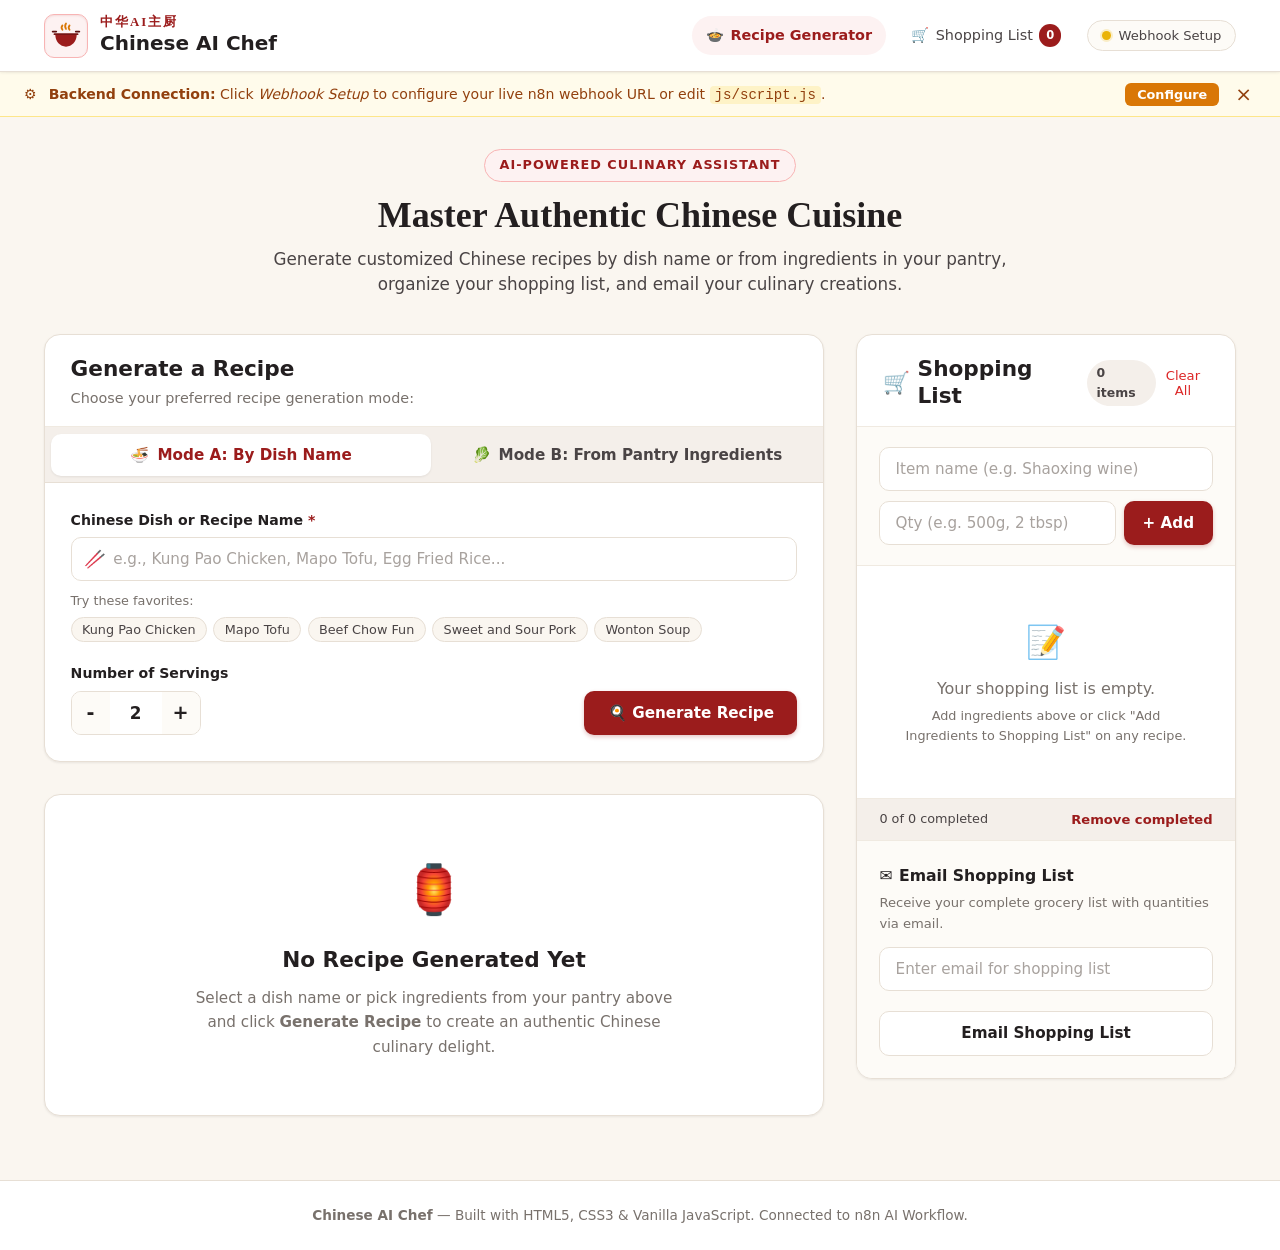
<file: index.html>
<!DOCTYPE html>
<html lang="en">
<head>
  <meta charset="UTF-8">
  <meta http-equiv="refresh" content="0; url=chinese-ai-chef/index.html">
  <title>Chinese AI Chef</title>
</head>
<body style="font-family: system-ui, sans-serif; background: #FAF6F0; display: flex; align-items: center; justify-content: center; height: 100vh; margin: 0; text-align: center;">
  <div>
    <h2>Redirecting to Chinese AI Chef...</h2>
    <p><a href="chinese-ai-chef/index.html" style="color: #9B1C1C; font-weight: bold; font-size: 1.1rem;">Click here if not redirected automatically</a></p>
  </div>
</body>
</html>
</file>
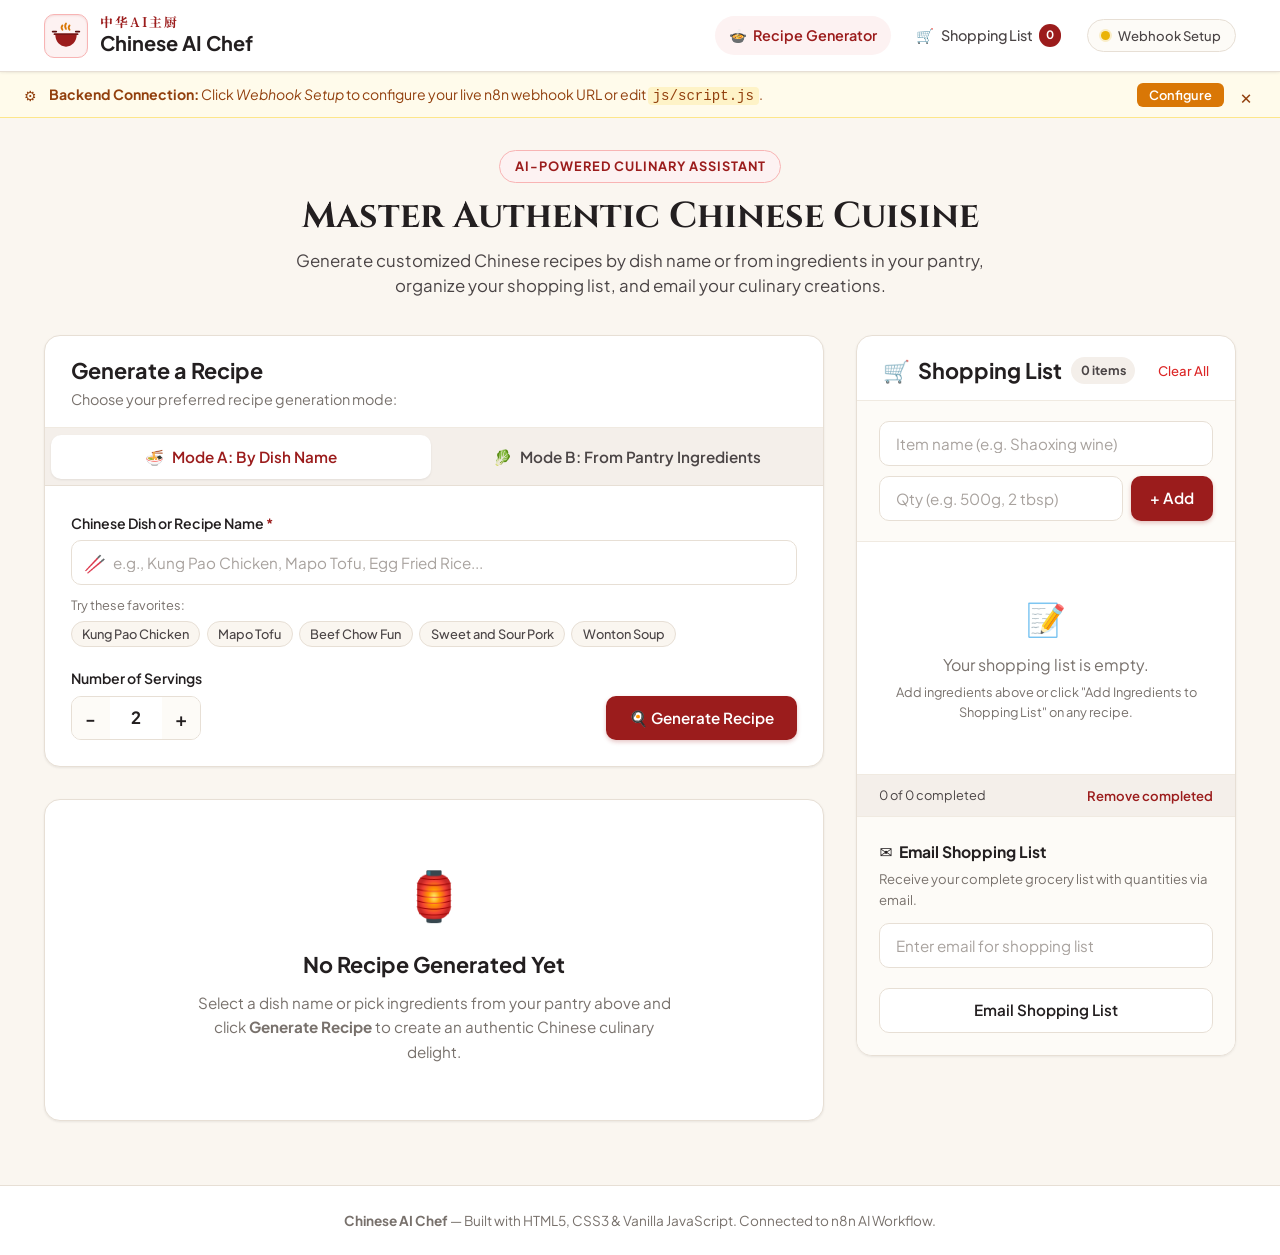
<file: chinese-ai-chef/index.html>
<!DOCTYPE html>
<html lang="en">
<head>
  <meta charset="UTF-8">
  <meta name="viewport" content="width=device-width, initial-scale=1.0">
  <title>Chinese AI Chef | 中华AI主厨</title>
  <link rel="stylesheet" href="css/style.css">
  <link rel="preconnect" href="https://fonts.googleapis.com">
  <link rel="preconnect" href="https://fonts.gstatic.com" crossorigin>
  <link href="https://fonts.googleapis.com/css2?family=Cinzel:wght@600;700&family=Noto+Serif+SC:wght@500;700&family=Plus+Jakarta+Sans:wght@400;500;600;700&display=swap" rel="stylesheet">
</head>
<body>

  <!-- Top Navigation Bar -->
  <header class="site-header">
    <div class="header-container">
      <div class="brand-logo">
        <div class="brand-emblem">
          <!-- Chinese culinary wok & flame SVG icon -->
          <svg viewBox="0 0 36 36" fill="none" xmlns="http://www.w3.org/2000/svg" class="wok-icon" aria-hidden="true">
            <path d="M6 17C6 24.1797 11.3726 30 18 30C24.6274 30 30 24.1797 30 17H6Z" fill="#9B1C1C"/>
            <path d="M4 16C4 15.4477 4.44772 15 5 15H31C31.5523 15 32 15.4477 32 16C32 16.5523 31.5523 17 31 17H5C4.44772 17 4 16.5523 4 16Z" fill="#771515"/>
            <path d="M2 13C2 12.4477 2.44772 12 3 12H7C7.55228 12 8 12.4477 8 13C8 13.5523 7.55228 14 7 14H3C2.44772 14 2 13.5523 2 13Z" fill="#5A0E0E"/>
            <path d="M28 13C28 12.4477 28.4477 12 29 12H33C33.5523 12 34 12.4477 34 13C34 13.5523 33.5523 14 33 14H29C28.4477 14 28 13.5523 28 13Z" fill="#5A0E0E"/>
            <path d="M14 6C14 6 12 8.5 14 11" stroke="#D97706" stroke-width="2" stroke-linecap="round"/>
            <path d="M18 4C18 4 16 7 18 10" stroke="#D97706" stroke-width="2" stroke-linecap="round"/>
            <path d="M22 6C22 6 20 8.5 22 11" stroke="#D97706" stroke-width="2" stroke-linecap="round"/>
          </svg>
        </div>
        <div class="brand-text">
          <span class="brand-chinese">中华AI主厨</span>
          <h1 class="brand-title">Chinese AI Chef</h1>
        </div>
      </div>

      <nav class="main-nav" aria-label="Main Navigation">
        <a href="#recipe-generator" class="nav-link active" id="nav-generator-link">
          <span class="nav-icon">🍲</span> Recipe Generator
        </a>
        <a href="#shopping-list-section" class="nav-link" id="nav-shopping-link">
          <span class="nav-icon">🛒</span> Shopping List
          <span class="badge" id="nav-shopping-badge">0</span>
        </a>
        <button type="button" class="btn-webhook-status" id="btn-open-settings" title="Webhook Settings">
          <span class="status-dot status-pending" id="webhook-status-dot"></span>
          <span class="status-label" id="webhook-status-label">Webhook Setup</span>
        </button>
      </nav>
    </div>
  </header>

  <!-- Webhook Notice Banner (Visible when default placeholder is still active) -->
  <div class="webhook-notice-banner" id="webhook-notice-banner">
    <div class="notice-content">
      <span class="notice-icon">⚙️</span>
      <p class="notice-text">
        <strong>Backend Connection:</strong> Click <em>Webhook Setup</em> to configure your live n8n webhook URL or edit <code>js/script.js</code>.
      </p>
      <button type="button" class="btn-configure-now" id="btn-notice-configure">Configure</button>
      <button type="button" class="btn-dismiss-notice" id="btn-dismiss-notice" aria-label="Dismiss notice">&times;</button>
    </div>
  </div>

  <main class="main-content">
    
    <!-- Hero Introduction -->
    <section class="hero-section">
      <div class="hero-badge">AI-Powered Culinary Assistant</div>
      <h2 class="hero-heading">Master Authentic Chinese Cuisine</h2>
      <p class="hero-subheading">
        Generate customized Chinese recipes by dish name or from ingredients in your pantry, organize your shopping list, and email your culinary creations.
      </p>
    </section>

    <!-- Main Workspace: Generator & Shopping List -->
    <div class="app-layout">
      
      <!-- Primary Column: Recipe Generator & Results -->
      <div class="primary-column">
        
        <!-- Recipe Generator Section -->
        <section class="generator-card" id="recipe-generator" aria-labelledby="generator-heading">
          <div class="card-header">
            <h2 id="generator-heading" class="card-title">Generate a Recipe</h2>
            <p class="card-subtitle">Choose your preferred recipe generation mode:</p>
          </div>

          <!-- Mode Switcher Tabs -->
          <div class="mode-tabs" role="tablist" aria-label="Recipe Generation Modes">
            <button 
              type="button" 
              class="tab-btn active" 
              id="tab-mode-name" 
              role="tab" 
              aria-selected="true" 
              aria-controls="panel-mode-name"
            >
              <span class="tab-icon">🍜</span> Mode A: By Dish Name
            </button>
            <button 
              type="button" 
              class="tab-btn" 
              id="tab-mode-pantry" 
              role="tab" 
              aria-selected="false" 
              aria-controls="panel-mode-pantry"
            >
              <span class="tab-icon">🥬</span> Mode B: From Pantry Ingredients
            </button>
          </div>

          <!-- Mode A Panel: By Dish Name -->
          <div class="tab-panel active" id="panel-mode-name" role="tabpanel" aria-labelledby="tab-mode-name">
            <form id="form-by-name" novalidate>
              <div class="form-group">
                <label for="dish-name-input" class="form-label">
                  Chinese Dish or Recipe Name <span class="required">*</span>
                </label>
                <div class="input-with-icon">
                  <span class="field-icon">🥢</span>
                  <input 
                    type="text" 
                    id="dish-name-input" 
                    class="form-control" 
                    placeholder="e.g., Kung Pao Chicken, Mapo Tofu, Egg Fried Rice..." 
                    autocomplete="off"
                    required
                  >
                </div>
                <div class="form-help-row">
                  <span class="help-text">Try these favorites:</span>
                  <div class="chips-row">
                    <button type="button" class="chip-suggestion" data-dish="Kung Pao Chicken">Kung Pao Chicken</button>
                    <button type="button" class="chip-suggestion" data-dish="Mapo Tofu">Mapo Tofu</button>
                    <button type="button" class="chip-suggestion" data-dish="Beef Chow Fun">Beef Chow Fun</button>
                    <button type="button" class="chip-suggestion" data-dish="Sweet and Sour Pork">Sweet and Sour Pork</button>
                    <button type="button" class="chip-suggestion" data-dish="Wonton Soup">Wonton Soup</button>
                  </div>
                </div>
              </div>

              <div class="form-group-inline">
                <div class="form-group servings-group">
                  <label for="servings-name" class="form-label">Number of Servings</label>
                  <div class="servings-stepper">
                    <button type="button" class="stepper-btn" id="btn-decrease-servings-name" aria-label="Decrease servings">-</button>
                    <input 
                      type="number" 
                      id="servings-name" 
                      class="form-control servings-input" 
                      value="2" 
                      min="1" 
                      max="12"
                      required
                    >
                    <button type="button" class="stepper-btn" id="btn-increase-servings-name" aria-label="Increase servings">+</button>
                  </div>
                </div>

                <div class="form-actions">
                  <button type="submit" class="btn btn-primary btn-generate" id="btn-generate-name">
                    <span class="btn-spinner" aria-hidden="true"></span>
                    <span class="btn-text">🍳 Generate Recipe</span>
                  </button>
                </div>
              </div>
            </form>
          </div>

          <!-- Mode B Panel: From Available Ingredients -->
          <div class="tab-panel" id="panel-mode-pantry" role="tabpanel" aria-labelledby="tab-mode-pantry">
            <form id="form-by-pantry" novalidate>
              <div class="form-group">
                <label for="pantry-ingredient-input" class="form-label">
                  Add Available Ingredients <span class="required">*</span>
                </label>
                <div class="ingredient-input-row">
                  <div class="input-with-icon flex-grow">
                    <span class="field-icon">🧄</span>
                    <input 
                      type="text" 
                      id="pantry-ingredient-input" 
                      class="form-control" 
                      placeholder="e.g., chicken, onion, garlic, soy sauce..." 
                      autocomplete="off"
                    >
                  </div>
                  <button type="button" class="btn btn-secondary" id="btn-add-pantry-ingredient">
                    + Add Ingredient
                  </button>
                </div>

                <!-- Common Chinese Pantry Staples -->
                <div class="form-help-row">
                  <span class="help-text">Quick add staples:</span>
                  <div class="chips-row">
                    <button type="button" class="chip-pantry" data-item="Chicken">Chicken</button>
                    <button type="button" class="chip-pantry" data-item="Garlic">Garlic</button>
                    <button type="button" class="chip-pantry" data-item="Ginger">Ginger</button>
                    <button type="button" class="chip-pantry" data-item="Green Onion">Green Onion</button>
                    <button type="button" class="chip-pantry" data-item="Soy Sauce">Soy Sauce</button>
                    <button type="button" class="chip-pantry" data-item="Tofu">Tofu</button>
                    <button type="button" class="chip-pantry" data-item="Eggs">Eggs</button>
                    <button type="button" class="chip-pantry" data-item="Bok Choy">Bok Choy</button>
                  </div>
                </div>
              </div>

              <!-- Added Ingredients Tag Container -->
              <div class="form-group">
                <div class="tag-list-header">
                  <span class="form-label">Ingredients to Cook With (<span id="ingredient-count">0</span>):</span>
                  <button type="button" class="btn-text-link" id="btn-clear-all-ingredients">Clear All</button>
                </div>
                <div class="tags-container" id="pantry-tags-container" role="list" aria-label="Selected ingredients">
                  <p class="empty-tags-hint" id="empty-tags-hint">No ingredients added yet. Type an ingredient above or click quick-add staples.</p>
                </div>
              </div>

              <div class="form-group-inline">
                <div class="form-group servings-group">
                  <label for="servings-pantry" class="form-label">Number of Servings</label>
                  <div class="servings-stepper">
                    <button type="button" class="stepper-btn" id="btn-decrease-servings-pantry" aria-label="Decrease servings">-</button>
                    <input 
                      type="number" 
                      id="servings-pantry" 
                      class="form-control servings-input" 
                      value="2" 
                      min="1" 
                      max="12"
                      required
                    >
                    <button type="button" class="stepper-btn" id="btn-increase-servings-pantry" aria-label="Increase servings">+</button>
                  </div>
                </div>

                <div class="form-actions">
                  <button type="submit" class="btn btn-primary btn-generate" id="btn-generate-pantry">
                    <span class="btn-spinner" aria-hidden="true"></span>
                    <span class="btn-text">🍳 Generate Recipe</span>
                  </button>
                </div>
              </div>
            </form>
          </div>
        </section>

        <!-- Recipe Results Area -->
        <section class="results-container" id="recipe-results-area" aria-live="polite">
          
          <!-- Empty State -->
          <div class="state-card empty-state" id="recipe-empty-state">
            <div class="state-icon">🏮</div>
            <h3 class="state-title">No Recipe Generated Yet</h3>
            <p class="state-desc">
              Select a dish name or pick ingredients from your pantry above and click <strong>Generate Recipe</strong> to create an authentic Chinese culinary delight.
            </p>
          </div>

          <!-- Loading State -->
          <div class="state-card loading-state hidden" id="recipe-loading-state">
            <div class="wok-loader">
              <div class="steam-bubble steam-1"></div>
              <div class="steam-bubble steam-2"></div>
              <div class="steam-bubble steam-3"></div>
              <div class="pan-graphic">🍳</div>
            </div>
            <h3 class="state-title">Chef is Wok-Tossing Your Recipe...</h3>
            <p class="state-desc">Consulting traditional cooking techniques and flavor balances.</p>
          </div>

          <!-- Error State -->
          <div class="state-card error-state hidden" id="recipe-error-state">
            <div class="state-icon">⚠️</div>
            <h3 class="state-title" id="recipe-error-title">Recipe Generation Failed</h3>
            <p class="state-desc" id="recipe-error-message">Unable to communicate with the n8n backend.</p>
            <button type="button" class="btn btn-secondary" id="btn-retry-recipe">Try Again</button>
          </div>

          <!-- Active Recipe Card -->
          <article class="recipe-card hidden" id="recipe-content-card">
            
            <!-- Recipe Header & Badges -->
            <header class="recipe-header">
              <div class="recipe-title-wrapper">
                <span class="recipe-tag" id="recipe-cuisine-tag">Authentic Chinese</span>
                <h2 class="recipe-title" id="recipe-display-title">Dish Title</h2>
                <p class="recipe-desc" id="recipe-display-desc"></p>
              </div>

              <!-- Quick Meta Info -->
              <div class="recipe-meta-badges">
                <div class="meta-badge">
                  <span class="meta-icon">👥</span>
                  <span class="meta-text"><strong id="recipe-display-servings">2</strong> Servings</span>
                </div>
                <div class="meta-badge">
                  <span class="meta-icon">🔥</span>
                  <span class="meta-text" id="recipe-display-mode">By Dish Name</span>
                </div>
              </div>
            </header>

            <!-- Quick Action Buttons -->
            <div class="recipe-toolbar">
              <button type="button" class="toolbar-btn" id="btn-add-all-to-shopping" title="Add all ingredients to shopping list">
                <span class="btn-icon">🛒</span> Add Ingredients to Shopping List
              </button>
              <button type="button" class="toolbar-btn" id="btn-copy-recipe" title="Copy recipe to clipboard">
                <span class="btn-icon">📋</span> Copy Recipe
              </button>
              <a href="#email-recipe-box" class="toolbar-btn">
                <span class="btn-icon">📧</span> Email Recipe
              </a>
              <a href="#rating-box" class="toolbar-btn">
                <span class="btn-icon">⭐</span> Rate Dish
              </a>
            </div>

            <!-- Two-Column Recipe Content -->
            <div class="recipe-grid">
              
              <!-- Ingredients List Column -->
              <div class="recipe-column ingredients-column">
                <div class="section-title-row">
                  <h3 class="column-title"><span class="icon">🥢</span> Ingredients</h3>
                  <span class="count-tag" id="ingredients-count-tag">0 items</span>
                </div>
                <ul class="recipe-ingredients-list" id="recipe-ingredients-list">
                  <!-- Dynamically populated -->
                </ul>
              </div>

              <!-- Cooking Steps Column -->
              <div class="recipe-column steps-column">
                <div class="section-title-row">
                  <h3 class="column-title"><span class="icon">🔥</span> Cooking Steps</h3>
                  <span class="count-tag" id="steps-count-tag">0 steps</span>
                </div>
                <ol class="recipe-steps-list" id="recipe-steps-list">
                  <!-- Dynamically populated -->
                </ol>
              </div>
            </div>

            <!-- Cooking Tips & Secrets (if present) -->
            <div class="recipe-extra-card tips-card hidden" id="recipe-tips-card">
              <h4 class="extra-heading"><span class="icon">💡</span> Chef's Secret Tips</h4>
              <div class="extra-content" id="recipe-tips-content"></div>
            </div>

            <!-- Serving Suggestions (if present) -->
            <div class="recipe-extra-card serving-card hidden" id="recipe-serving-card">
              <h4 class="extra-heading"><span class="icon">🍚</span> Serving Suggestions & Pairings</h4>
              <div class="extra-content" id="recipe-serving-content"></div>
            </div>

            <!-- Raw/Unformatted text fallback container (if n8n returns unparseable text) -->
            <div class="recipe-raw-fallback hidden" id="recipe-raw-fallback">
              <h4 class="extra-heading">Recipe Details</h4>
              <div class="raw-content" id="recipe-raw-content"></div>
            </div>

            <!-- Action Section 1: Email Recipe (Section 5.5) -->
            <section class="recipe-action-box email-action-box" id="email-recipe-box" aria-labelledby="email-recipe-heading">
              <h3 id="email-recipe-heading" class="action-box-title">
                <span class="icon">📧</span> Email This Recipe
              </h3>
              <p class="action-box-desc">
                Send a complete copy of this recipe and its cooking steps directly to your inbox.
              </p>
              <form id="form-email-recipe" class="inline-action-form" novalidate>
                <div class="input-with-icon flex-grow">
                  <span class="field-icon">✉️</span>
                  <input 
                    type="email" 
                    id="email-recipe-input" 
                    class="form-control" 
                    placeholder="Enter your email address (e.g. chef@example.com)" 
                    required
                  >
                </div>
                <button type="submit" class="btn btn-primary" id="btn-submit-email-recipe">
                  <span class="btn-spinner" aria-hidden="true"></span>
                  <span class="btn-text">Email Recipe</span>
                </button>
              </form>
              <div class="action-feedback hidden" id="email-recipe-feedback" role="alert"></div>
            </section>

            <!-- Action Section 2: Rate Recipe (Section 5.6) -->
            <section class="recipe-action-box rating-action-box" id="rating-box" aria-labelledby="rating-heading">
              <h3 id="rating-heading" class="action-box-title">
                <span class="icon">⭐</span> Rate This Recipe
              </h3>
              <p class="action-box-desc">
                How did this dish turn out? Share your rating and optional feedback with Chef AI.
              </p>
              
              <form id="form-rate-recipe" novalidate>
                <!-- 5-Star Rating Control -->
                <div class="star-rating-wrapper">
                  <label class="form-label">Your Rating: <span id="rating-text-label" class="rating-value-label">Select stars</span></label>
                  <div class="star-rating-control" id="star-rating-control" role="radiogroup" aria-label="Rate 1 to 5 stars">
                    <button type="button" class="star-btn" data-value="1" role="radio" aria-checked="false" aria-label="1 star">★</button>
                    <button type="button" class="star-btn" data-value="2" role="radio" aria-checked="false" aria-label="2 stars">★</button>
                    <button type="button" class="star-btn" data-value="3" role="radio" aria-checked="false" aria-label="3 stars">★</button>
                    <button type="button" class="star-btn" data-value="4" role="radio" aria-checked="false" aria-label="4 stars">★</button>
                    <button type="button" class="star-btn" data-value="5" role="radio" aria-checked="false" aria-label="5 stars">★</button>
                  </div>
                </div>

                <!-- Comment / Feedback Field -->
                <div class="form-group">
                  <label for="rating-comment" class="form-label">
                    Comments or Adjustments <span class="optional-tag">(Optional)</span>
                  </label>
                  <textarea 
                    id="rating-comment" 
                    class="form-control rating-textarea" 
                    rows="3" 
                    placeholder="e.g., Added extra Sichuan peppercorns for authentic numbing heat! Very easy to prepare."
                  ></textarea>
                </div>

                <div class="rating-submit-row">
                  <button type="submit" class="btn btn-primary" id="btn-submit-rating">
                    <span class="btn-spinner" aria-hidden="true"></span>
                    <span class="btn-text">Submit Rating</span>
                  </button>
                </div>
              </form>
              <div class="action-feedback hidden" id="rating-feedback" role="alert"></div>
            </section>

          </article>
        </section>

      </div>

      <!-- Secondary Column: Shopping List (Section 5.4) -->
      <aside class="secondary-column">
        <section class="shopping-card" id="shopping-list-section" aria-labelledby="shopping-list-heading">
          <div class="card-header">
            <div class="header-left">
              <h2 id="shopping-list-heading" class="card-title">
                <span class="icon">🛒</span> Shopping List
              </h2>
              <span class="count-badge" id="shopping-items-count">0 items</span>
            </div>
            <button type="button" class="btn-text-danger" id="btn-clear-shopping-list" title="Clear all items">
              Clear All
            </button>
          </div>

          <!-- Add Item Form -->
          <form id="form-add-shopping-item" class="shopping-add-form" novalidate>
            <div class="form-group-item-name">
              <label for="shopping-item-name" class="form-label sr-only">Item Name</label>
              <input 
                type="text" 
                id="shopping-item-name" 
                class="form-control" 
                placeholder="Item name (e.g. Shaoxing wine)" 
                required
              >
            </div>
            <div class="form-row-qty-add">
              <div class="qty-field">
                <label for="shopping-item-qty" class="form-label sr-only">Quantity</label>
                <input 
                  type="text" 
                  id="shopping-item-qty" 
                  class="form-control" 
                  placeholder="Qty (e.g. 500g, 2 tbsp)"
                >
              </div>
              <button type="submit" class="btn btn-primary btn-add-item" id="btn-add-item">
                + Add
              </button>
            </div>
          </form>

          <!-- Shopping List Items Container -->
          <div class="shopping-items-container">
            <ul class="shopping-list-ul" id="shopping-list-ul" aria-label="Shopping list items">
              <!-- Dynamically populated items -->
            </ul>
            
            <div class="shopping-empty-hint" id="shopping-empty-hint">
              <span class="empty-icon">📝</span>
              <p>Your shopping list is empty.</p>
              <span class="empty-subtext">Add ingredients above or click "Add Ingredients to Shopping List" on any recipe.</span>
            </div>
          </div>

          <!-- Shopping List Summary / Completed Counter -->
          <div class="shopping-summary-bar" id="shopping-summary-bar">
            <span id="shopping-completed-status">0 of 0 completed</span>
            <button type="button" class="btn-text-link" id="btn-clear-completed">Remove completed</button>
          </div>

          <!-- Email Shopping List (Section 5.4) -->
          <div class="email-shopping-card">
            <h3 class="email-shopping-title">
              <span class="icon">✉️</span> Email Shopping List
            </h3>
            <p class="email-shopping-desc">Receive your complete grocery list with quantities via email.</p>
            <form id="form-email-shopping" novalidate>
              <div class="form-group">
                <input 
                  type="email" 
                  id="shopping-email-input" 
                  class="form-control" 
                  placeholder="Enter email for shopping list" 
                  required
                >
              </div>
              <button type="submit" class="btn btn-secondary w-full" id="btn-submit-email-shopping">
                <span class="btn-spinner" aria-hidden="true"></span>
                <span class="btn-text">Email Shopping List</span>
              </button>
            </form>
            <div class="action-feedback hidden" id="email-shopping-feedback" role="alert"></div>
          </div>

        </section>
      </aside>

    </div>
  </main>

  <!-- Settings / Webhook Configuration Modal -->
  <div class="modal-backdrop hidden" id="settings-modal" role="dialog" aria-modal="true" aria-labelledby="modal-settings-title">
    <div class="modal-dialog">
      <div class="modal-header">
        <h3 id="modal-settings-title" class="modal-title">
          <span>⚙️</span> n8n Webhook Configuration
        </h3>
        <button type="button" class="btn-close-modal" id="btn-close-settings" aria-label="Close settings">&times;</button>
      </div>
      <div class="modal-body">
        <p class="modal-desc">
          Configure the n8n webhook URL for the Chinese AI Chef workflow. This value is also set in <code>js/script.js</code> as <code>N8N_WEBHOOK_URL</code>.
        </p>

        <div class="form-group">
          <label for="webhook-url-input" class="form-label">n8n Webhook Endpoint URL</label>
          <input 
            type="url" 
            id="webhook-url-input" 
            class="form-control" 
            placeholder="https://your-n8n-instance.com/webhook/chinese-chef-ai"
          >
          <span class="help-text">Supported actions: <code>generate_recipe</code>, <code>email_shopping_list</code>, <code>email_recipe</code>, <code>rate_recipe</code>.</span>
        </div>

        <div class="modal-info-box">
          <strong>ℹ️ Quick Notes:</strong>
          <ul>
            <li>Requests are sent as <code>POST</code> with JSON payload matching the n8n routing spec.</li>
            <li>Make sure your n8n workflow has its Webhook node activated or set to Listen for Test Events.</li>
            <li>If testing locally, ensure CORS headers are allowed (n8n Webhook response node includes <code>Access-Control-Allow-Origin: *</code>).</li>
          </ul>
        </div>
      </div>
      <div class="modal-footer">
        <button type="button" class="btn btn-secondary" id="btn-reset-webhook">Reset to Default</button>
        <button type="button" class="btn btn-primary" id="btn-save-webhook">Save & Connect</button>
      </div>
    </div>
  </div>

  <!-- Toast Notification Container -->
  <div class="toast-container" id="toast-container" aria-live="assertive"></div>

  <!-- Footer -->
  <footer class="site-footer">
    <div class="footer-container">
      <p class="footer-text">
        <strong>Chinese AI Chef</strong> — Built with HTML5, CSS3 &amp; Vanilla JavaScript. Connected to n8n AI Workflow.
      </p>
    </div>
  </footer>

  <script src="js/script.js"></script>
</body>
</html>
</file>
<file: chinese-ai-chef/css/style.css>
/* ==========================================================================
   Chinese AI Chef - Modern Culinary Stylesheet
   Palette: Warm Cream, Imperial Crimson, Charcoal, Amber Accents
   ========================================================================== */

:root {
  /* Color System */
  --bg-cream: #FAF6F0;
  --bg-cream-alt: #F4EFEA;
  --surface-card: #FFFFFF;
  --surface-subtle: #FDFBF7;
  
  --primary-red: #9B1C1C;
  --primary-red-hover: #7E1515;
  --primary-red-dark: #5A0E0E;
  --primary-red-light: #FDF2F2;
  --primary-red-border: #F8B4B4;

  --accent-gold: #D97706;
  --accent-gold-light: #FEF3C7;
  --accent-gold-dark: #B45309;

  --accent-jade: #047857;
  --accent-jade-light: #D1FAE5;

  --text-primary: #231F20;
  --text-secondary: #4A4445;
  --text-muted: #78716C;
  --text-light: #A8A29E;

  --border-light: #E7DFD5;
  --border-subtle: #F0EAE1;
  --border-focus: #9B1C1C;

  /* Elevations & Shadows */
  --shadow-sm: 0 1px 3px rgba(35, 31, 32, 0.05), 0 1px 2px rgba(35, 31, 32, 0.03);
  --shadow-md: 0 4px 12px rgba(35, 31, 32, 0.07), 0 2px 4px rgba(35, 31, 32, 0.04);
  --shadow-lg: 0 12px 28px rgba(35, 31, 32, 0.09), 0 4px 10px rgba(35, 31, 32, 0.05);

  /* Radius */
  --radius-sm: 6px;
  --radius-md: 10px;
  --radius-lg: 16px;
  --radius-xl: 22px;
  --radius-full: 9999px;

  /* Typography */
  --font-sans: 'Plus Jakarta Sans', system-ui, -apple-system, BlinkMacSystemFont, "Segoe UI", Roboto, sans-serif;
  --font-serif: 'Noto Serif SC', 'Songti SC', SimSun, Georgia, serif;
  --font-heading: 'Cinzel', var(--font-serif);

  --transition-fast: 150ms ease;
  --transition-normal: 220ms ease;
}

/* ==========================================================================
   CSS Reset & Base Styles
   ========================================================================== */

*, *::before, *::after {
  box-sizing: border-box;
  margin: 0;
  padding: 0;
}

html {
  font-size: 16px;
  scroll-behavior: smooth;
}

body {
  font-family: var(--font-sans);
  background-color: var(--bg-cream);
  color: var(--text-primary);
  line-height: 1.6;
  min-height: 100vh;
  display: flex;
  flex-direction: column;
  -webkit-font-smoothing: antialiased;
}

img, svg {
  display: block;
  max-width: 100%;
}

a {
  color: var(--primary-red);
  text-decoration: none;
  transition: color var(--transition-fast);
}

a:hover {
  color: var(--primary-red-hover);
}

button, input, textarea, select {
  font-family: inherit;
  font-size: inherit;
}

.sr-only {
  position: absolute;
  width: 1px;
  height: 1px;
  padding: 0;
  margin: -1px;
  overflow: hidden;
  clip: rect(0, 0, 0, 0);
  white-space: nowrap;
  border-width: 0;
}

.hidden {
  display: none !important;
}

.w-full {
  width: 100%;
}

.flex-grow {
  flex-grow: 1;
}

/* ==========================================================================
   Site Header & Navigation
   ========================================================================== */

.site-header {
  background-color: var(--surface-card);
  border-bottom: 1px solid var(--border-light);
  box-shadow: var(--shadow-sm);
  position: sticky;
  top: 0;
  z-index: 50;
}

.header-container {
  max-width: 1240px;
  margin: 0 auto;
  padding: 0.85rem 1.5rem;
  display: flex;
  align-items: center;
  justify-content: space-between;
  gap: 1.5rem;
}

.brand-logo {
  display: flex;
  align-items: center;
  gap: 0.75rem;
}

.brand-emblem {
  width: 44px;
  height: 44px;
  background-color: var(--primary-red-light);
  border: 1px solid var(--primary-red-border);
  border-radius: var(--radius-md);
  display: flex;
  align-items: center;
  justify-content: center;
  padding: 4px;
  box-shadow: inset 0 1px 2px rgba(155, 28, 28, 0.1);
}

.wok-icon {
  width: 32px;
  height: 32px;
}

.brand-chinese {
  display: block;
  font-family: var(--font-serif);
  font-size: 0.8rem;
  font-weight: 700;
  color: var(--primary-red);
  letter-spacing: 2px;
  line-height: 1;
  margin-bottom: 2px;
}

.brand-title {
  font-size: 1.25rem;
  font-weight: 700;
  color: var(--text-primary);
  line-height: 1.2;
}

.main-nav {
  display: flex;
  align-items: center;
  gap: 0.75rem;
}

.nav-link {
  display: inline-flex;
  align-items: center;
  gap: 0.4rem;
  padding: 0.5rem 0.85rem;
  border-radius: var(--radius-full);
  font-weight: 500;
  font-size: 0.9rem;
  color: var(--text-secondary);
  transition: all var(--transition-fast);
}

.nav-link:hover {
  background-color: var(--bg-cream);
  color: var(--text-primary);
}

.nav-link.active {
  background-color: var(--primary-red-light);
  color: var(--primary-red);
  font-weight: 600;
}

.badge {
  background-color: var(--primary-red);
  color: #fff;
  font-size: 0.72rem;
  font-weight: 700;
  padding: 2px 7px;
  border-radius: var(--radius-full);
  min-width: 18px;
  text-align: center;
}

.btn-webhook-status {
  display: inline-flex;
  align-items: center;
  gap: 0.5rem;
  background-color: var(--surface-subtle);
  border: 1px solid var(--border-light);
  padding: 0.45rem 0.85rem;
  border-radius: var(--radius-full);
  font-size: 0.82rem;
  font-weight: 500;
  color: var(--text-secondary);
  cursor: pointer;
  transition: all var(--transition-fast);
}

.btn-webhook-status:hover {
  border-color: var(--primary-red);
  color: var(--primary-red);
  background-color: #fff;
}

.status-dot {
  width: 9px;
  height: 9px;
  border-radius: 50%;
  display: inline-block;
}

.status-pending {
  background-color: #EAB308;
  box-shadow: 0 0 0 2px rgba(234, 179, 8, 0.2);
}

.status-connected {
  background-color: #10B981;
  box-shadow: 0 0 0 2px rgba(16, 185, 129, 0.25);
}

.status-error {
  background-color: #EF4444;
  box-shadow: 0 0 0 2px rgba(239, 68, 68, 0.25);
}

/* Notice Banner */
.webhook-notice-banner {
  background-color: #FFFBEB;
  border-bottom: 1px solid #FDE68A;
  padding: 0.65rem 1.5rem;
  font-size: 0.88rem;
  color: #92400E;
}

.notice-content {
  max-width: 1240px;
  margin: 0 auto;
  display: flex;
  align-items: center;
  gap: 0.75rem;
}

.notice-text {
  flex-grow: 1;
}

.notice-text code {
  background-color: #FEF3C7;
  padding: 1px 5px;
  border-radius: 4px;
  font-family: monospace;
}

.btn-configure-now {
  background-color: #D97706;
  color: #fff;
  border: none;
  padding: 0.25rem 0.75rem;
  border-radius: var(--radius-sm);
  font-size: 0.8rem;
  font-weight: 600;
  cursor: pointer;
  transition: background var(--transition-fast);
}

.btn-configure-now:hover {
  background-color: #B45309;
}

.btn-dismiss-notice {
  background: none;
  border: none;
  font-size: 1.25rem;
  color: #92400E;
  cursor: pointer;
  line-height: 1;
  padding: 0 4px;
}

/* ==========================================================================
   Hero Section
   ========================================================================== */

.main-content {
  max-width: 1240px;
  margin: 0 auto;
  padding: 2rem 1.5rem 4rem;
  width: 100%;
  flex-grow: 1;
}

.hero-section {
  text-align: center;
  margin-bottom: 2.25rem;
  max-width: 760px;
  margin-left: auto;
  margin-right: auto;
}

.hero-badge {
  display: inline-block;
  background-color: var(--primary-red-light);
  color: var(--primary-red);
  font-size: 0.8rem;
  font-weight: 700;
  text-transform: uppercase;
  letter-spacing: 1px;
  padding: 0.3rem 0.9rem;
  border-radius: var(--radius-full);
  border: 1px solid var(--primary-red-border);
  margin-bottom: 0.75rem;
}

.hero-heading {
  font-family: var(--font-heading);
  font-size: 2.25rem;
  font-weight: 700;
  color: var(--text-primary);
  line-height: 1.2;
  margin-bottom: 0.65rem;
}

.hero-subheading {
  font-size: 1.05rem;
  color: var(--text-secondary);
  line-height: 1.5;
}

/* ==========================================================================
   App Layout (Two-Column Desktop)
   ========================================================================== */

.app-layout {
  display: grid;
  grid-template-columns: 1fr 380px;
  gap: 2rem;
  align-items: start;
}

.primary-column {
  display: flex;
  flex-direction: column;
  gap: 2rem;
}

.secondary-column {
  position: sticky;
  top: 5rem;
}

/* ==========================================================================
   Cards & Panels
   ========================================================================== */

.generator-card,
.shopping-card,
.recipe-card,
.state-card {
  background-color: var(--surface-card);
  border: 1px solid var(--border-light);
  border-radius: var(--radius-lg);
  box-shadow: var(--shadow-sm);
  overflow: hidden;
  transition: box-shadow var(--transition-normal);
}

.generator-card:hover,
.shopping-card:hover,
.recipe-card:hover {
  box-shadow: var(--shadow-md);
}

.card-header {
  padding: 1.35rem 1.6rem 1rem;
  border-bottom: 1px solid var(--border-subtle);
}

.card-title {
  font-size: 1.35rem;
  font-weight: 700;
  color: var(--text-primary);
  line-height: 1.25;
  display: flex;
  align-items: center;
  gap: 0.5rem;
}

.card-subtitle {
  font-size: 0.9rem;
  color: var(--text-muted);
  margin-top: 0.25rem;
}

/* ==========================================================================
   Mode Switcher Tabs (Mode A vs Mode B)
   ========================================================================== */

.mode-tabs {
  display: flex;
  background-color: var(--bg-cream-alt);
  padding: 0.4rem;
  gap: 0.4rem;
  border-bottom: 1px solid var(--border-light);
}

.tab-btn {
  flex: 1;
  display: inline-flex;
  align-items: center;
  justify-content: center;
  gap: 0.5rem;
  padding: 0.75rem 1rem;
  background: transparent;
  border: none;
  border-radius: var(--radius-md);
  font-size: 0.95rem;
  font-weight: 600;
  color: var(--text-secondary);
  cursor: pointer;
  transition: all var(--transition-fast);
}

.tab-btn:hover {
  color: var(--primary-red);
}

.tab-btn.active {
  background-color: var(--surface-card);
  color: var(--primary-red);
  box-shadow: var(--shadow-sm);
}

.tab-panel {
  display: none;
  padding: 1.6rem;
}

.tab-panel.active {
  display: block;
}

/* ==========================================================================
   Form Controls & Elements
   ========================================================================== */

.form-group {
  margin-bottom: 1.25rem;
}

.form-label {
  display: block;
  font-size: 0.88rem;
  font-weight: 600;
  color: var(--text-primary);
  margin-bottom: 0.4rem;
}

.required {
  color: var(--primary-red);
}

.optional-tag {
  font-weight: 400;
  color: var(--text-muted);
  font-size: 0.8rem;
}

.input-with-icon {
  position: relative;
  display: flex;
  align-items: center;
}

.field-icon {
  position: absolute;
  left: 0.85rem;
  font-size: 1.1rem;
  pointer-events: none;
  opacity: 0.85;
}

.form-control {
  width: 100%;
  padding: 0.75rem 0.95rem;
  font-size: 0.95rem;
  color: var(--text-primary);
  background-color: #fff;
  border: 1px solid var(--border-light);
  border-radius: var(--radius-md);
  transition: border-color var(--transition-fast), box-shadow var(--transition-fast);
}

.input-with-icon .form-control {
  padding-left: 2.6rem;
}

.form-control:focus {
  outline: none;
  border-color: var(--border-focus);
  box-shadow: 0 0 0 3px rgba(155, 28, 28, 0.12);
}

.form-control::placeholder {
  color: var(--text-light);
}

/* Stepper Input */
.form-group-inline {
  display: flex;
  align-items: flex-end;
  justify-content: space-between;
  gap: 1.25rem;
}

.servings-group {
  margin-bottom: 0;
}

.servings-stepper {
  display: inline-flex;
  align-items: center;
  border: 1px solid var(--border-light);
  border-radius: var(--radius-md);
  background: #fff;
  overflow: hidden;
}

.stepper-btn {
  width: 38px;
  height: 42px;
  background-color: var(--surface-subtle);
  border: none;
  font-size: 1.2rem;
  font-weight: 600;
  color: var(--text-primary);
  cursor: pointer;
  display: flex;
  align-items: center;
  justify-content: center;
  transition: background-color var(--transition-fast);
}

.stepper-btn:hover {
  background-color: var(--bg-cream-alt);
  color: var(--primary-red);
}

.servings-input {
  width: 52px;
  border: none;
  text-align: center;
  font-weight: 700;
  font-size: 1.05rem;
  padding: 0.4rem 0.2rem;
  -moz-appearance: textfield;
}

.servings-input::-webkit-outer-spin-button,
.servings-input::-webkit-inner-spin-button {
  -webkit-appearance: none;
  margin: 0;
}

/* Suggestion & Pantry Chips */
.form-help-row {
  margin-top: 0.6rem;
}

.help-text {
  font-size: 0.8rem;
  color: var(--text-muted);
  display: block;
  margin-bottom: 0.35rem;
}

.chips-row {
  display: flex;
  flex-wrap: wrap;
  gap: 0.4rem;
}

.chip-suggestion,
.chip-pantry {
  background-color: var(--bg-cream);
  border: 1px solid var(--border-light);
  padding: 0.25rem 0.65rem;
  border-radius: var(--radius-full);
  font-size: 0.8rem;
  font-weight: 500;
  color: var(--text-secondary);
  cursor: pointer;
  transition: all var(--transition-fast);
}

.chip-suggestion:hover,
.chip-pantry:hover {
  background-color: var(--primary-red-light);
  border-color: var(--primary-red-border);
  color: var(--primary-red);
}

/* Ingredient Input Row (Mode B) */
.ingredient-input-row {
  display: flex;
  gap: 0.6rem;
}

.tag-list-header {
  display: flex;
  justify-content: space-between;
  align-items: center;
  margin-bottom: 0.4rem;
}

.tags-container {
  min-height: 52px;
  background-color: var(--surface-subtle);
  border: 1px dashed var(--border-light);
  border-radius: var(--radius-md);
  padding: 0.6rem;
  display: flex;
  flex-wrap: wrap;
  gap: 0.5rem;
  align-items: center;
}

.empty-tags-hint {
  font-size: 0.85rem;
  color: var(--text-muted);
  font-style: italic;
  padding: 0.2rem 0.4rem;
}

.ingredient-tag {
  display: inline-flex;
  align-items: center;
  gap: 0.4rem;
  background-color: #fff;
  border: 1px solid var(--border-light);
  padding: 0.3rem 0.65rem 0.3rem 0.75rem;
  border-radius: var(--radius-full);
  font-size: 0.85rem;
  font-weight: 600;
  color: var(--text-primary);
  box-shadow: var(--shadow-sm);
  animation: tagPop 180ms cubic-bezier(0.175, 0.885, 0.32, 1.275);
}

@keyframes tagPop {
  0% { transform: scale(0.8); opacity: 0; }
  100% { transform: scale(1); opacity: 1; }
}

.btn-remove-tag {
  background: none;
  border: none;
  color: var(--text-muted);
  cursor: pointer;
  font-size: 1.1rem;
  line-height: 1;
  display: inline-flex;
  align-items: center;
  justify-content: center;
  width: 18px;
  height: 18px;
  border-radius: 50%;
  transition: all var(--transition-fast);
}

.btn-remove-tag:hover {
  background-color: var(--primary-red-light);
  color: var(--primary-red);
}

/* ==========================================================================
   Buttons
   ========================================================================== */

.btn {
  display: inline-flex;
  align-items: center;
  justify-content: center;
  gap: 0.5rem;
  padding: 0.75rem 1.4rem;
  font-size: 0.95rem;
  font-weight: 600;
  border-radius: var(--radius-md);
  border: 1px solid transparent;
  cursor: pointer;
  transition: all var(--transition-fast);
  line-height: 1.2;
}

.btn:disabled {
  opacity: 0.6;
  cursor: not-allowed;
  pointer-events: none;
}

.btn-primary {
  background-color: var(--primary-red);
  color: #fff;
  box-shadow: 0 2px 4px rgba(155, 28, 28, 0.25);
}

.btn-primary:hover:not(:disabled) {
  background-color: var(--primary-red-hover);
  box-shadow: 0 4px 8px rgba(155, 28, 28, 0.35);
  transform: translateY(-1px);
}

.btn-secondary {
  background-color: #fff;
  color: var(--text-primary);
  border-color: var(--border-light);
}

.btn-secondary:hover:not(:disabled) {
  background-color: var(--bg-cream);
  border-color: var(--text-muted);
}

.btn-text-link {
  background: none;
  border: none;
  color: var(--primary-red);
  font-size: 0.82rem;
  font-weight: 600;
  cursor: pointer;
  padding: 0;
}

.btn-text-link:hover {
  text-decoration: underline;
}

.btn-text-danger {
  background: none;
  border: none;
  color: #DC2626;
  font-size: 0.82rem;
  font-weight: 500;
  cursor: pointer;
}

.btn-text-danger:hover {
  text-decoration: underline;
}

/* Loading Spinners inside Buttons */
.btn-spinner {
  display: none;
  width: 16px;
  height: 16px;
  border: 2px solid rgba(255, 255, 255, 0.4);
  border-top-color: #fff;
  border-radius: 50%;
  animation: spin 0.7s linear infinite;
}

.btn-secondary .btn-spinner {
  border-color: rgba(35, 31, 32, 0.2);
  border-top-color: var(--primary-red);
}

.btn.loading .btn-spinner {
  display: inline-block;
}

@keyframes spin {
  to { transform: rotate(360deg); }
}

/* ==========================================================================
   State Cards (Empty, Loading, Error)
   ========================================================================== */

.state-card {
  padding: 3.5rem 2rem;
  text-align: center;
}

.state-icon {
  font-size: 3rem;
  margin-bottom: 1rem;
}

.state-title {
  font-size: 1.35rem;
  font-weight: 700;
  color: var(--text-primary);
  margin-bottom: 0.5rem;
}

.state-desc {
  font-size: 0.95rem;
  color: var(--text-muted);
  max-width: 480px;
  margin: 0 auto;
}

/* Animated Wok Loader */
.wok-loader {
  position: relative;
  width: 72px;
  height: 72px;
  margin: 0 auto 1.25rem;
  display: flex;
  align-items: center;
  justify-content: center;
}

.pan-graphic {
  font-size: 2.75rem;
  animation: panWobble 1.2s ease-in-out infinite alternate;
}

@keyframes panWobble {
  0% { transform: rotate(-8deg); }
  100% { transform: rotate(8deg); }
}

.steam-bubble {
  position: absolute;
  width: 10px;
  height: 10px;
  background-color: var(--accent-gold);
  border-radius: 50%;
  opacity: 0;
  animation: steamRise 1.6s infinite ease-out;
}

.steam-1 { left: 24px; animation-delay: 0.1s; }
.steam-2 { left: 34px; animation-delay: 0.6s; }
.steam-3 { left: 44px; animation-delay: 1.1s; }

@keyframes steamRise {
  0% { transform: translateY(10px) scale(0.6); opacity: 0; }
  50% { opacity: 0.6; }
  100% { transform: translateY(-28px) scale(1.4); opacity: 0; }
}

.error-state .state-title {
  color: #DC2626;
}

.error-state .btn {
  margin-top: 1.25rem;
}

/* ==========================================================================
   Recipe Results Card
   ========================================================================== */

.recipe-card {
  border-top: 4px solid var(--primary-red);
}

.recipe-header {
  padding: 1.8rem 2rem 1.4rem;
  border-bottom: 1px solid var(--border-subtle);
  display: flex;
  justify-content: space-between;
  align-items: flex-start;
  gap: 1.5rem;
}

.recipe-tag {
  display: inline-block;
  background-color: var(--primary-red-light);
  color: var(--primary-red);
  font-size: 0.75rem;
  font-weight: 700;
  text-transform: uppercase;
  letter-spacing: 0.5px;
  padding: 0.2rem 0.6rem;
  border-radius: var(--radius-sm);
  margin-bottom: 0.4rem;
}

.recipe-title {
  font-family: var(--font-serif);
  font-size: 1.85rem;
  font-weight: 700;
  color: var(--text-primary);
  line-height: 1.25;
}

.recipe-desc {
  margin-top: 0.5rem;
  color: var(--text-secondary);
  font-size: 0.98rem;
  line-height: 1.6;
}

.recipe-meta-badges {
  display: flex;
  flex-direction: column;
  gap: 0.5rem;
  flex-shrink: 0;
}

.meta-badge {
  display: inline-flex;
  align-items: center;
  gap: 0.45rem;
  background-color: var(--bg-cream);
  border: 1px solid var(--border-light);
  padding: 0.4rem 0.8rem;
  border-radius: var(--radius-full);
  font-size: 0.82rem;
  color: var(--text-secondary);
}

/* Recipe Toolbar */
.recipe-toolbar {
  padding: 0.8rem 2rem;
  background-color: var(--surface-subtle);
  border-bottom: 1px solid var(--border-subtle);
  display: flex;
  flex-wrap: wrap;
  gap: 0.6rem;
}

.toolbar-btn {
  display: inline-flex;
  align-items: center;
  gap: 0.4rem;
  background-color: #fff;
  border: 1px solid var(--border-light);
  padding: 0.45rem 0.9rem;
  border-radius: var(--radius-full);
  font-size: 0.85rem;
  font-weight: 600;
  color: var(--text-secondary);
  cursor: pointer;
  transition: all var(--transition-fast);
}

.toolbar-btn:hover {
  background-color: var(--primary-red-light);
  border-color: var(--primary-red-border);
  color: var(--primary-red);
}

/* Two-Column Recipe Layout */
.recipe-grid {
  display: grid;
  grid-template-columns: 1fr 1.35fr;
  gap: 2rem;
  padding: 2rem;
}

.section-title-row {
  display: flex;
  align-items: center;
  justify-content: space-between;
  margin-bottom: 1rem;
  padding-bottom: 0.5rem;
  border-bottom: 2px solid var(--border-subtle);
}

.column-title {
  font-size: 1.15rem;
  font-weight: 700;
  color: var(--text-primary);
  display: flex;
  align-items: center;
  gap: 0.4rem;
}

.count-tag {
  font-size: 0.78rem;
  font-weight: 600;
  background-color: var(--bg-cream-alt);
  color: var(--text-muted);
  padding: 0.2rem 0.6rem;
  border-radius: var(--radius-full);
}

/* Recipe Ingredients */
.recipe-ingredients-list {
  list-style: none;
  display: flex;
  flex-direction: column;
  gap: 0.6rem;
}

.recipe-ingredient-item {
  display: flex;
  align-items: flex-start;
  gap: 0.75rem;
  padding: 0.6rem 0.75rem;
  border-radius: var(--radius-md);
  background-color: var(--surface-subtle);
  border: 1px solid var(--border-subtle);
  font-size: 0.92rem;
  transition: background-color var(--transition-fast);
}

.recipe-ingredient-item:hover {
  background-color: var(--bg-cream);
}

.ingredient-checkbox {
  margin-top: 0.25rem;
  accent-color: var(--primary-red);
  width: 16px;
  height: 16px;
  cursor: pointer;
}

.ingredient-text {
  flex-grow: 1;
  color: var(--text-primary);
}

/* Cooking Steps */
.recipe-steps-list {
  list-style: none;
  counter-reset: step-counter;
  display: flex;
  flex-direction: column;
  gap: 1rem;
}

.recipe-step-item {
  position: relative;
  counter-increment: step-counter;
  display: flex;
  align-items: flex-start;
  gap: 1rem;
  padding: 1rem 1.15rem;
  border-radius: var(--radius-md);
  background-color: #fff;
  border: 1px solid var(--border-light);
  box-shadow: var(--shadow-sm);
}

.step-num-badge {
  flex-shrink: 0;
  width: 32px;
  height: 32px;
  border-radius: 50%;
  background-color: var(--primary-red);
  color: #fff;
  font-size: 0.88rem;
  font-weight: 700;
  display: flex;
  align-items: center;
  justify-content: center;
  box-shadow: 0 2px 4px rgba(155, 28, 28, 0.25);
}

.step-text {
  flex-grow: 1;
  font-size: 0.95rem;
  line-height: 1.6;
  color: var(--text-primary);
}

/* Extra Cards: Tips & Servings */
.recipe-extra-card {
  margin: 0 2rem 1.5rem;
  padding: 1.25rem 1.5rem;
  border-radius: var(--radius-md);
  border-left: 4px solid;
}

.tips-card {
  background-color: #FFFBEB;
  border-left-color: var(--accent-gold);
}

.serving-card {
  background-color: var(--primary-red-light);
  border-left-color: var(--primary-red);
}

.extra-heading {
  font-size: 1.05rem;
  font-weight: 700;
  color: var(--text-primary);
  margin-bottom: 0.5rem;
  display: flex;
  align-items: center;
  gap: 0.4rem;
}

.extra-content {
  font-size: 0.92rem;
  color: var(--text-secondary);
  line-height: 1.6;
}

.recipe-raw-fallback {
  margin: 0 2rem 2rem;
  padding: 1.5rem;
  background-color: var(--bg-cream);
  border-radius: var(--radius-md);
  border: 1px solid var(--border-light);
  white-space: pre-wrap;
  font-size: 0.92rem;
}

/* ==========================================================================
   Recipe Actions: Email & Rating (Sections 5.5 & 5.6)
   ========================================================================== */

.recipe-action-box {
  margin: 0 2rem 2rem;
  padding: 1.6rem;
  background-color: var(--surface-subtle);
  border: 1px solid var(--border-light);
  border-radius: var(--radius-lg);
}

.action-box-title {
  font-size: 1.2rem;
  font-weight: 700;
  color: var(--text-primary);
  display: flex;
  align-items: center;
  gap: 0.5rem;
}

.action-box-desc {
  font-size: 0.9rem;
  color: var(--text-muted);
  margin: 0.25rem 0 1.2rem;
}

.inline-action-form {
  display: flex;
  gap: 0.75rem;
  align-items: center;
}

.action-feedback {
  margin-top: 0.85rem;
  padding: 0.75rem 1rem;
  border-radius: var(--radius-md);
  font-size: 0.88rem;
  font-weight: 500;
  animation: fadeIn 200ms ease;
}

@keyframes fadeIn {
  from { opacity: 0; transform: translateY(-4px); }
  to { opacity: 1; transform: translateY(0); }
}

.feedback-success {
  background-color: #ECFDF5;
  color: #065F46;
  border: 1px solid #A7F3D0;
}

.feedback-error {
  background-color: #FEF2F2;
  color: #991B1B;
  border: 1px solid #FECACA;
}

/* Star Rating Control (5.6) */
.star-rating-wrapper {
  margin-bottom: 1.15rem;
}

.rating-value-label {
  font-weight: 600;
  color: var(--accent-gold-dark);
  margin-left: 0.35rem;
}

.star-rating-control {
  display: inline-flex;
  gap: 0.35rem;
  margin-top: 0.3rem;
}

.star-btn {
  background: none;
  border: none;
  font-size: 2rem;
  line-height: 1;
  color: #D1D5DB;
  cursor: pointer;
  transition: transform var(--transition-fast), color var(--transition-fast);
  padding: 0 2px;
}

.star-btn:hover {
  transform: scale(1.15);
}

.star-btn.active,
.star-btn.hover {
  color: #F59E0B;
}

.rating-textarea {
  resize: vertical;
  min-height: 70px;
}

.rating-submit-row {
  display: flex;
  justify-content: flex-end;
}

/* ==========================================================================
   Shopping List (Section 5.4)
   ========================================================================== */

.shopping-card .card-header {
  display: flex;
  align-items: center;
  justify-content: space-between;
}

.header-left {
  display: flex;
  align-items: center;
  gap: 0.6rem;
}

.count-badge {
  background-color: var(--bg-cream-alt);
  color: var(--text-secondary);
  font-size: 0.78rem;
  font-weight: 700;
  padding: 0.2rem 0.6rem;
  border-radius: var(--radius-full);
}

.shopping-add-form {
  padding: 1.25rem 1.4rem;
  background-color: var(--surface-subtle);
  border-bottom: 1px solid var(--border-subtle);
}

.form-group-item-name {
  margin-bottom: 0.6rem;
}

.form-row-qty-add {
  display: flex;
  gap: 0.5rem;
}

.qty-field {
  flex: 1;
}

.btn-add-item {
  flex-shrink: 0;
  padding: 0.7rem 1.1rem;
}

.shopping-items-container {
  max-height: 380px;
  overflow-y: auto;
  padding: 1rem 1.4rem;
}

.shopping-list-ul {
  list-style: none;
  display: flex;
  flex-direction: column;
  gap: 0.5rem;
}

.shopping-item-row {
  display: flex;
  align-items: center;
  gap: 0.75rem;
  padding: 0.65rem 0.85rem;
  border-radius: var(--radius-md);
  background-color: #fff;
  border: 1px solid var(--border-light);
  box-shadow: var(--shadow-sm);
  transition: all var(--transition-fast);
}

.shopping-item-row:hover {
  border-color: var(--border-focus);
}

.shopping-item-row.completed {
  background-color: var(--bg-cream-alt);
  opacity: 0.7;
}

.shopping-item-checkbox {
  accent-color: var(--accent-jade);
  width: 17px;
  height: 17px;
  cursor: pointer;
}

.shopping-item-content {
  flex-grow: 1;
  display: flex;
  align-items: baseline;
  justify-content: space-between;
  gap: 0.5rem;
  overflow: hidden;
}

.shopping-item-name {
  font-size: 0.92rem;
  font-weight: 500;
  color: var(--text-primary);
  word-break: break-word;
}

.shopping-item-row.completed .shopping-item-name {
  text-decoration: line-through;
  color: var(--text-muted);
}

.shopping-item-qty {
  font-size: 0.8rem;
  font-weight: 600;
  color: var(--accent-gold-dark);
  background-color: var(--accent-gold-light);
  padding: 0.15rem 0.5rem;
  border-radius: var(--radius-full);
  white-space: nowrap;
}

.btn-delete-item {
  background: none;
  border: none;
  color: var(--text-muted);
  cursor: pointer;
  font-size: 1.1rem;
  line-height: 1;
  padding: 0.2rem 0.35rem;
  border-radius: 4px;
  transition: all var(--transition-fast);
}

.btn-delete-item:hover {
  color: #DC2626;
  background-color: #FEE2E2;
}

.shopping-empty-hint {
  text-align: center;
  padding: 2.2rem 1rem;
  color: var(--text-muted);
}

.empty-icon {
  font-size: 2rem;
  display: block;
  margin-bottom: 0.5rem;
}

.empty-subtext {
  display: block;
  font-size: 0.8rem;
  margin-top: 0.25rem;
}

.shopping-summary-bar {
  padding: 0.65rem 1.4rem;
  background-color: var(--bg-cream-alt);
  border-top: 1px solid var(--border-subtle);
  border-bottom: 1px solid var(--border-subtle);
  display: flex;
  align-items: center;
  justify-content: space-between;
  font-size: 0.8rem;
  color: var(--text-secondary);
}

.email-shopping-card {
  padding: 1.4rem;
  background-color: var(--surface-subtle);
}

.email-shopping-title {
  font-size: 0.98rem;
  font-weight: 700;
  color: var(--text-primary);
  display: flex;
  align-items: center;
  gap: 0.4rem;
}

.email-shopping-desc {
  font-size: 0.82rem;
  color: var(--text-muted);
  margin: 0.2rem 0 0.85rem;
}

/* ==========================================================================
   Modal Dialog (Settings / Webhook Configuration)
   ========================================================================== */

.modal-backdrop {
  position: fixed;
  inset: 0;
  background-color: rgba(35, 31, 32, 0.6);
  backdrop-filter: blur(3px);
  display: flex;
  align-items: center;
  justify-content: center;
  z-index: 100;
  padding: 1.5rem;
  animation: fadeIn 180ms ease;
}

.modal-dialog {
  background-color: #fff;
  border-radius: var(--radius-lg);
  box-shadow: var(--shadow-lg);
  width: 100%;
  max-width: 540px;
  overflow: hidden;
}

.modal-header {
  padding: 1.25rem 1.5rem;
  border-bottom: 1px solid var(--border-subtle);
  display: flex;
  align-items: center;
  justify-content: space-between;
}

.modal-title {
  font-size: 1.2rem;
  font-weight: 700;
  color: var(--text-primary);
  display: flex;
  align-items: center;
  gap: 0.5rem;
}

.btn-close-modal {
  background: none;
  border: none;
  font-size: 1.5rem;
  line-height: 1;
  color: var(--text-muted);
  cursor: pointer;
  padding: 0 4px;
}

.btn-close-modal:hover {
  color: var(--text-primary);
}

.modal-body {
  padding: 1.5rem;
}

.modal-desc {
  font-size: 0.9rem;
  color: var(--text-secondary);
  margin-bottom: 1.2rem;
}

.modal-info-box {
  background-color: var(--bg-cream);
  border: 1px solid var(--border-light);
  border-radius: var(--radius-md);
  padding: 0.9rem 1.1rem;
  font-size: 0.84rem;
  color: var(--text-secondary);
  margin-top: 1rem;
}

.modal-info-box ul {
  margin-left: 1.2rem;
  margin-top: 0.4rem;
}

.modal-info-box li {
  margin-bottom: 0.35rem;
}

.modal-footer {
  padding: 1rem 1.5rem;
  background-color: var(--surface-subtle);
  border-top: 1px solid var(--border-subtle);
  display: flex;
  justify-content: flex-end;
  gap: 0.75rem;
}

/* ==========================================================================
   Toast Notifications
   ========================================================================== */

.toast-container {
  position: fixed;
  bottom: 1.5rem;
  right: 1.5rem;
  z-index: 120;
  display: flex;
  flex-direction: column;
  gap: 0.6rem;
  pointer-events: none;
}

.toast {
  pointer-events: auto;
  display: flex;
  align-items: center;
  gap: 0.75rem;
  padding: 0.85rem 1.2rem;
  background-color: #fff;
  border-radius: var(--radius-md);
  box-shadow: var(--shadow-lg);
  font-size: 0.9rem;
  font-weight: 500;
  color: var(--text-primary);
  min-width: 280px;
  max-width: 420px;
  border-left: 4px solid;
  animation: toastSlideIn 250ms cubic-bezier(0.175, 0.885, 0.32, 1.275);
  transition: opacity 200ms ease, transform 200ms ease;
}

.toast.toast-success {
  border-left-color: var(--accent-jade);
}

.toast.toast-error {
  border-left-color: #DC2626;
}

.toast.toast-info {
  border-left-color: var(--accent-gold);
}

@keyframes toastSlideIn {
  from {
    opacity: 0;
    transform: translateY(20px) scale(0.95);
  }
  to {
    opacity: 1;
    transform: translateY(0) scale(1);
  }
}

.toast.toast-fadeout {
  opacity: 0;
  transform: translateY(10px);
}

/* ==========================================================================
   Footer
   ========================================================================== */

.site-footer {
  background-color: #fff;
  border-top: 1px solid var(--border-light);
  padding: 1.5rem;
  margin-top: auto;
}

.footer-container {
  max-width: 1240px;
  margin: 0 auto;
  text-align: center;
  font-size: 0.85rem;
  color: var(--text-muted);
}

/* ==========================================================================
   Responsive Breakpoints
   ========================================================================== */

@media (max-width: 1024px) {
  .app-layout {
    grid-template-columns: 1fr;
  }

  .secondary-column {
    position: static;
  }

  .recipe-grid {
    grid-template-columns: 1fr;
    gap: 1.5rem;
  }
}

@media (max-width: 640px) {
  .header-container {
    flex-direction: column;
    align-items: flex-start;
    padding: 0.75rem 1rem;
    gap: 0.75rem;
  }

  .main-nav {
    width: 100%;
    justify-content: space-between;
    overflow-x: auto;
  }

  .main-content {
    padding: 1.25rem 1rem 3rem;
  }

  .hero-heading {
    font-size: 1.75rem;
  }

  .form-group-inline {
    flex-direction: column;
    align-items: stretch;
  }

  .servings-stepper {
    width: 100%;
    justify-content: space-between;
  }

  .servings-input {
    flex-grow: 1;
  }

  .recipe-header {
    flex-direction: column;
    padding: 1.25rem 1.25rem 1rem;
  }

  .recipe-meta-badges {
    flex-direction: row;
    flex-wrap: wrap;
  }

  .recipe-toolbar {
    padding: 0.75rem 1.25rem;
  }

  .recipe-grid {
    padding: 1.25rem;
  }

  .recipe-extra-card,
  .recipe-action-box {
    margin: 0 1.25rem 1.25rem;
    padding: 1.25rem;
  }

  .inline-action-form {
    flex-direction: column;
    align-items: stretch;
  }

  .toast-container {
    left: 1rem;
    right: 1rem;
    bottom: 1rem;
  }

  .toast {
    min-width: auto;
    width: 100%;
  }
}
</file>
